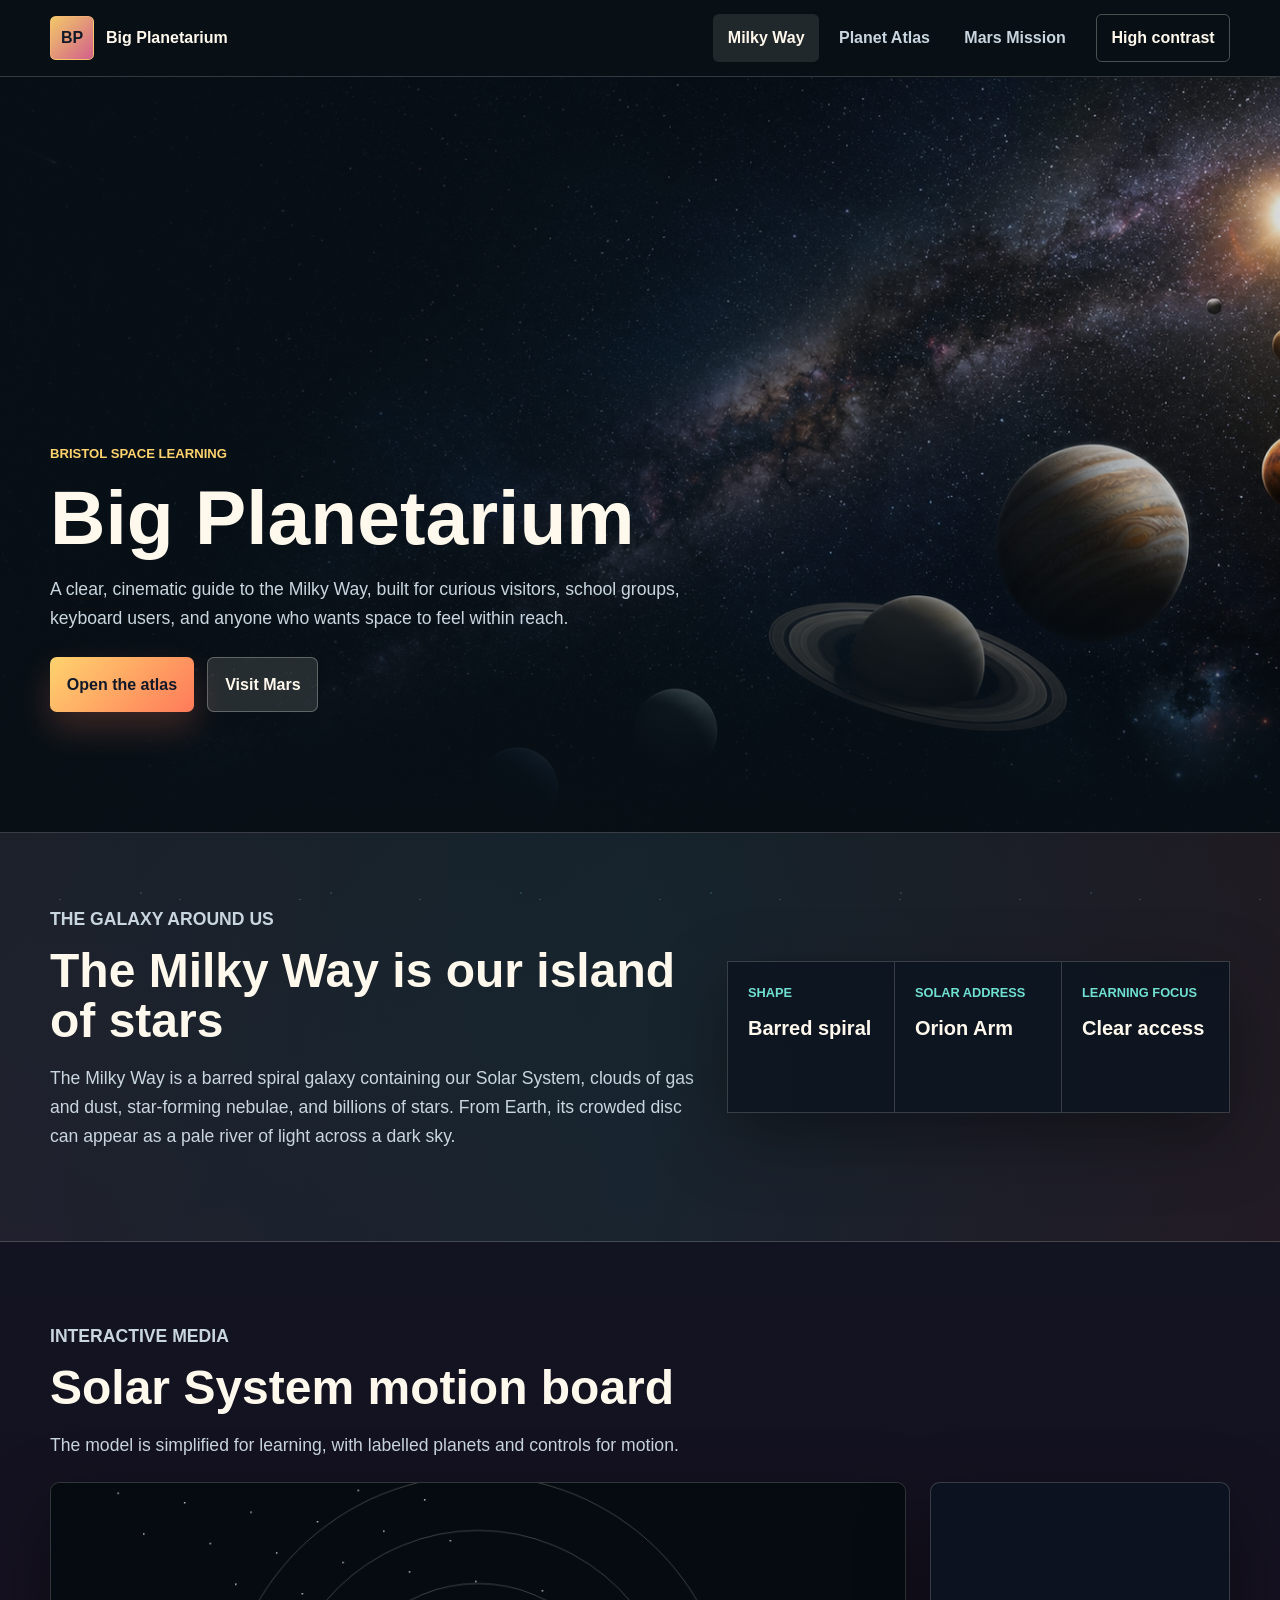
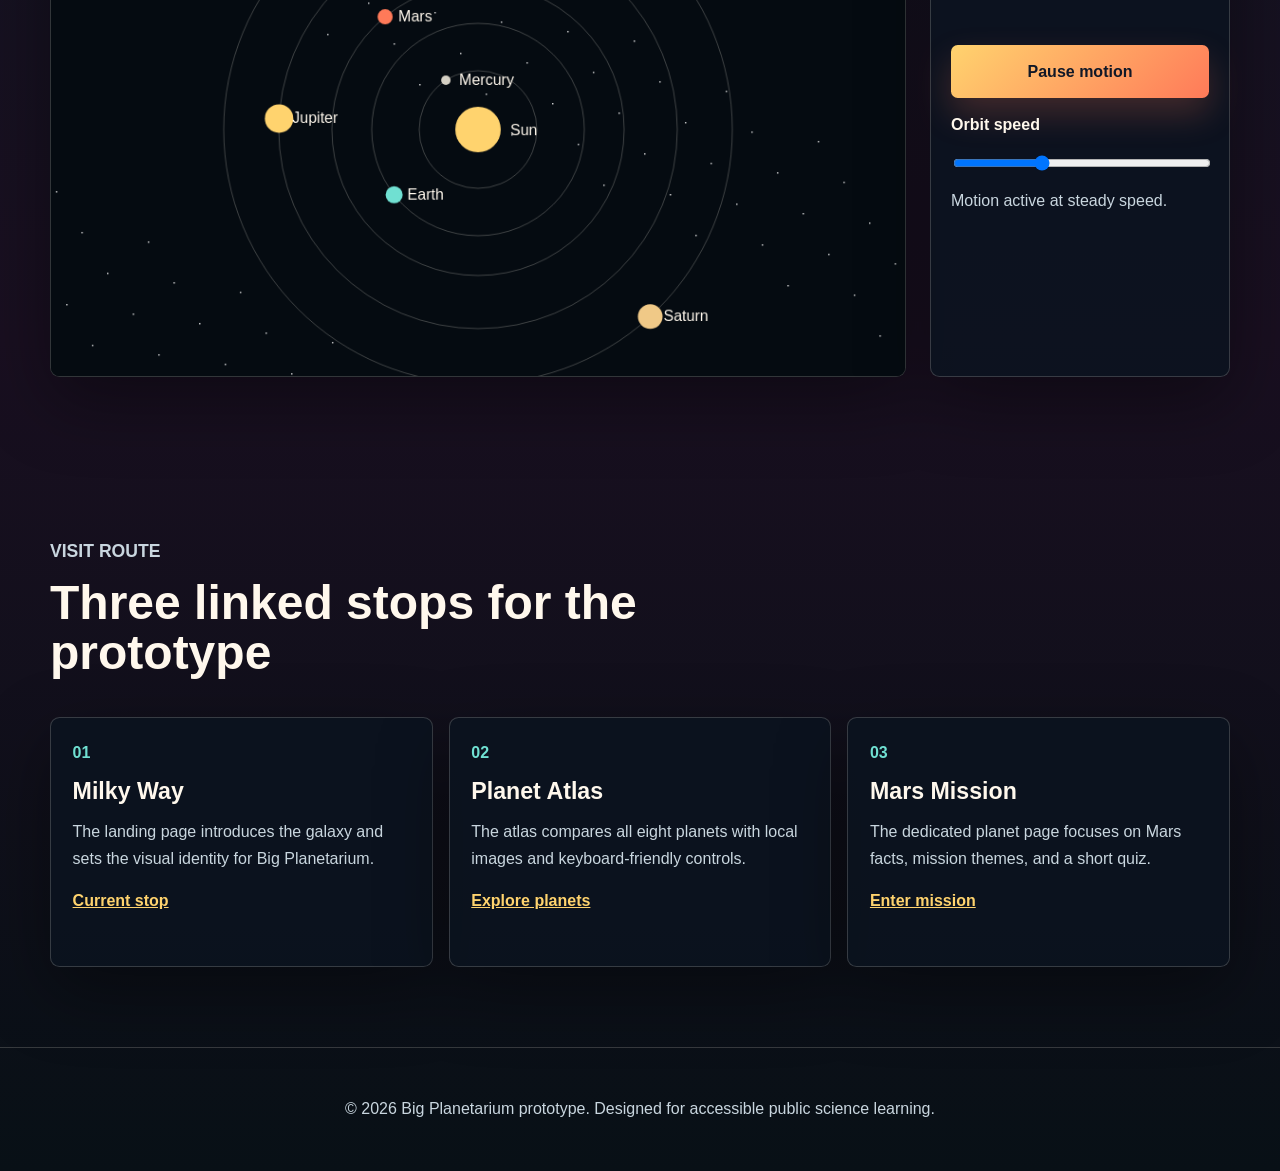
<file: index.html>
<!DOCTYPE html>
<!-- Code assistance acknowledgement: OpenAI Codex was used to help rebuild this original page from the prompt "Restart the Big Planetarium website from the beginning with a stylish accessible design." -->
<html lang="en">
<head>
    <meta charset="UTF-8">
    <meta name="viewport" content="width=device-width, initial-scale=1.0">
    <meta name="description" content="Big Planetarium, an accessible educational website about the Milky Way and the planets.">
    <title>Big Planetarium | Milky Way Observatory</title>
    <link rel="stylesheet" href="css/styles.css">
</head>
<body>
    <a class="skip-link" href="#main">Skip to main content</a>

    <header class="site-header">
        <nav class="nav-shell" aria-label="Main navigation">
            <a class="brand" href="index.html" aria-label="Big Planetarium home">
                <span class="brand-mark" aria-hidden="true">BP</span>
                <span>Big Planetarium</span>
            </a>

            <button class="nav-toggle" type="button" aria-expanded="false" aria-controls="site-menu">
                <span class="sr-only">Toggle navigation</span>
                <span aria-hidden="true"></span>
                <span aria-hidden="true"></span>
                <span aria-hidden="true"></span>
            </button>

            <ul class="site-menu" id="site-menu">
                <li><a href="index.html" aria-current="page">Milky Way</a></li>
                <li><a href="planets.html">Planet Atlas</a></li>
                <li><a href="mars.html">Mars Mission</a></li>
            </ul>

            <button class="mode-toggle" type="button" aria-pressed="false">High contrast</button>
        </nav>
    </header>

    <main id="main" tabindex="-1">
        <section class="hero" aria-labelledby="page-title">
            <img class="hero-media" src="assets/images/hero-space.png" alt="A colourful deep space scene filled with stars, nebula clouds, and distant planets.">
            <div class="hero-copy">
                <p class="kicker">Bristol space learning</p>
                <h1 id="page-title">Big Planetarium</h1>
                <p class="hero-lede">A clear, cinematic guide to the Milky Way, built for curious visitors, school groups, keyboard users, and anyone who wants space to feel within reach.</p>
                <div class="hero-actions" aria-label="Primary actions">
                    <a class="button" href="planets.html">Open the atlas</a>
                    <a class="button button-quiet" href="mars.html">Visit Mars</a>
                </div>
            </div>
        </section>

        <section class="overview-band" aria-labelledby="overview-title">
            <div class="section-wrap overview-grid">
                <div>
                    <p class="kicker">The galaxy around us</p>
                    <h2 id="overview-title">The Milky Way is our island of stars</h2>
                    <p>The Milky Way is a barred spiral galaxy containing our Solar System, clouds of gas and dust, star-forming nebulae, and billions of stars. From Earth, its crowded disc can appear as a pale river of light across a dark sky.</p>
                </div>
                <dl class="stat-strip" aria-label="Milky Way facts">
                    <div>
                        <dt>Shape</dt>
                        <dd>Barred spiral</dd>
                    </div>
                    <div>
                        <dt>Solar address</dt>
                        <dd>Orion Arm</dd>
                    </div>
                    <div>
                        <dt>Learning focus</dt>
                        <dd>Clear access</dd>
                    </div>
                </dl>
            </div>
        </section>

        <section class="section-wrap observatory" aria-labelledby="observatory-title">
            <div class="section-heading">
                <p class="kicker">Interactive media</p>
                <h2 id="observatory-title">Solar System motion board</h2>
                <p>The model is simplified for learning, with labelled planets and controls for motion.</p>
            </div>

            <div class="observatory-grid">
                <canvas id="orbit-canvas" width="900" height="520" role="img" aria-label="A simplified animated model showing planets moving around the Sun.">
                    Simplified Solar System model with Mercury, Earth, Mars, Jupiter, and Saturn orbiting the Sun.
                </canvas>

                <form class="control-panel" aria-label="Orbit model controls">
                    <button class="button button-full" id="motion-toggle" type="button" aria-pressed="false">Pause motion</button>
                    <label for="orbit-speed">Orbit speed</label>
                    <input id="orbit-speed" type="range" min="1" max="7" value="3">
                    <p class="status" id="orbit-status" aria-live="polite">Motion active at steady speed.</p>
                </form>
            </div>
        </section>

        <section class="section-wrap visit-grid" aria-labelledby="visit-title">
            <div class="section-heading">
                <p class="kicker">Visit route</p>
                <h2 id="visit-title">Three linked stops for the prototype</h2>
            </div>

            <article class="visit-card">
                <span class="card-number">01</span>
                <h3>Milky Way</h3>
                <p>The landing page introduces the galaxy and sets the visual identity for Big Planetarium.</p>
                <a href="index.html" aria-current="page">Current stop</a>
            </article>

            <article class="visit-card">
                <span class="card-number">02</span>
                <h3>Planet Atlas</h3>
                <p>The atlas compares all eight planets with local images and keyboard-friendly controls.</p>
                <a href="planets.html">Explore planets</a>
            </article>

            <article class="visit-card">
                <span class="card-number">03</span>
                <h3>Mars Mission</h3>
                <p>The dedicated planet page focuses on Mars facts, mission themes, and a short quiz.</p>
                <a href="mars.html">Enter mission</a>
            </article>
        </section>
    </main>

    <footer class="site-footer">
        <p>&copy; 2026 Big Planetarium prototype. Designed for accessible public science learning.</p>
    </footer>

    <script src="js/main.js"></script>
</body>
</html>
</file>
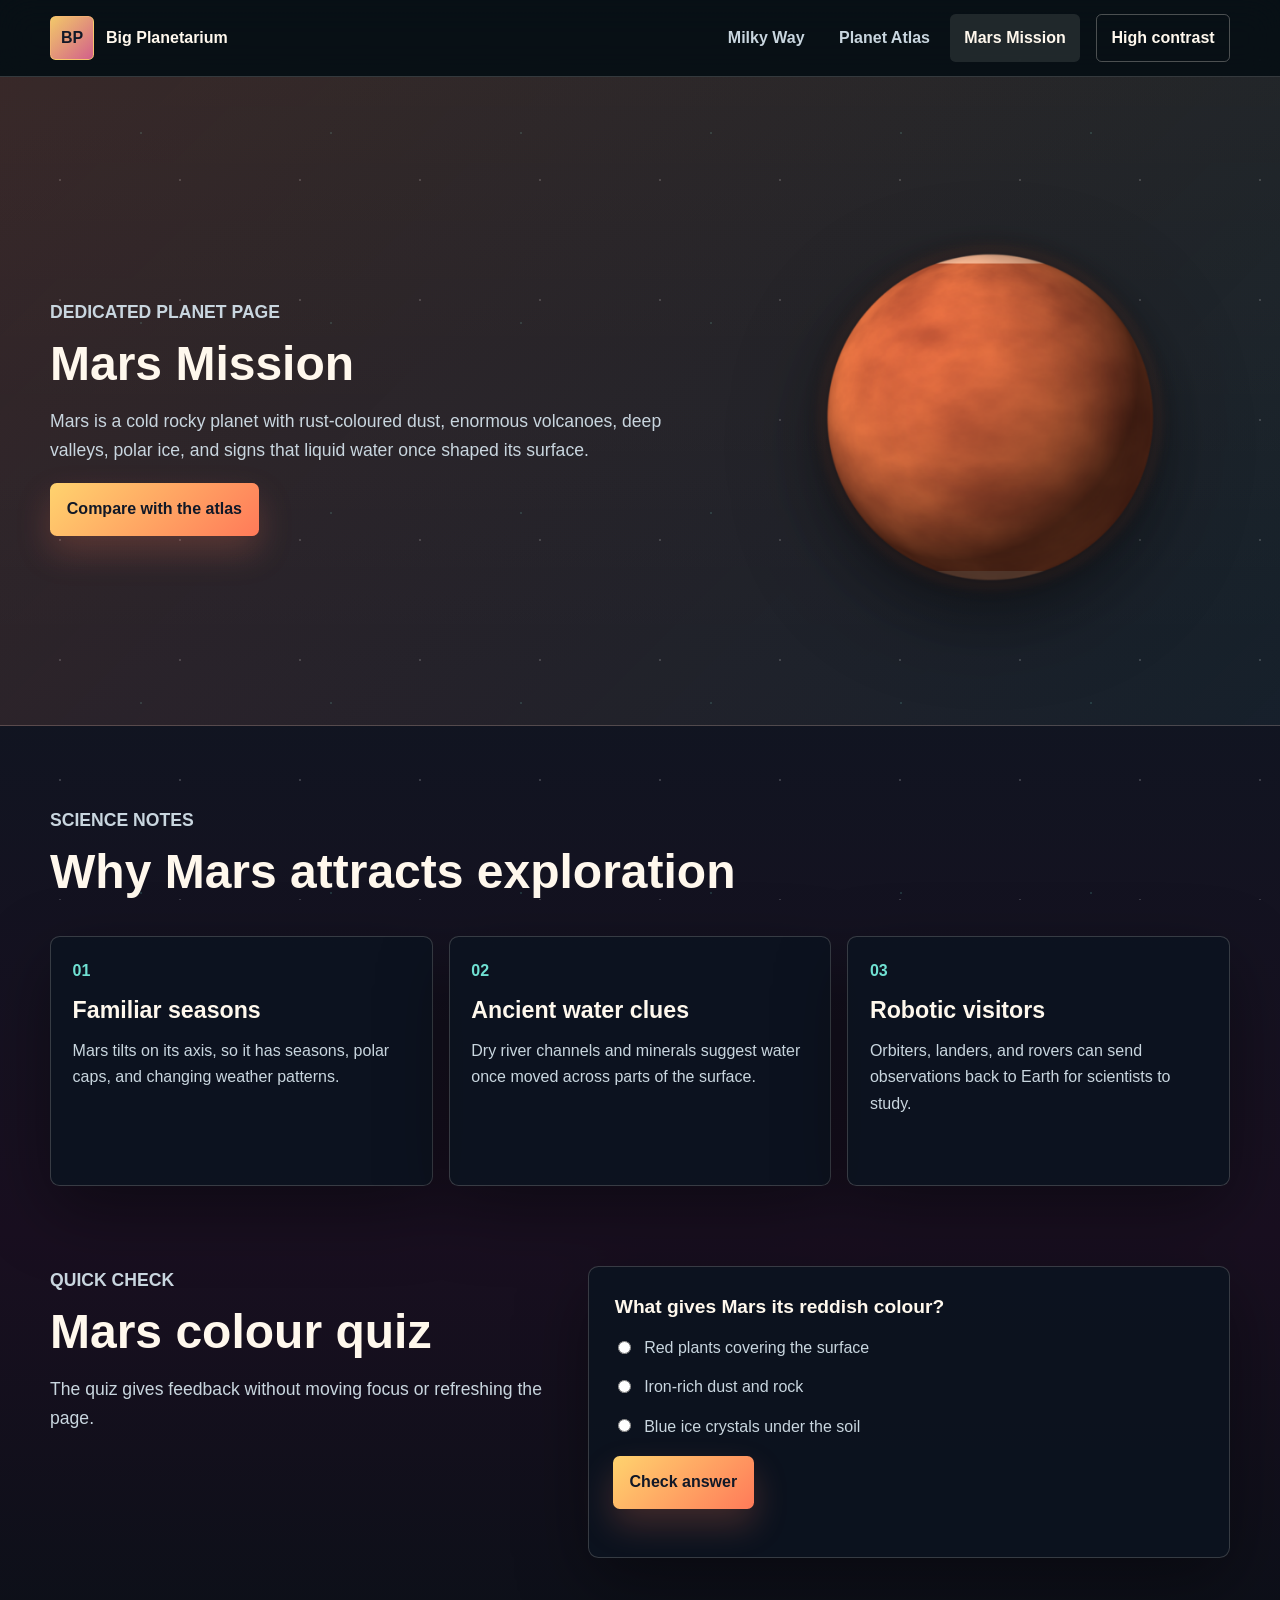
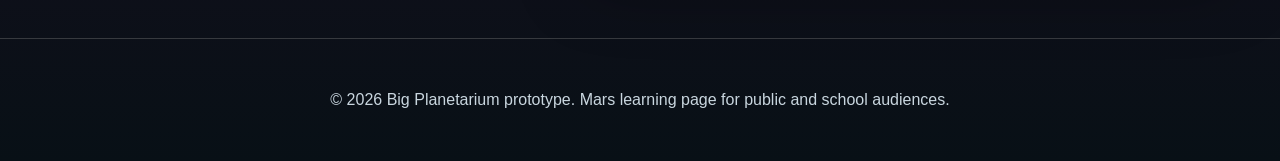
<file: mars.html>
<!DOCTYPE html>
<!-- Code assistance acknowledgement: OpenAI Codex was used to help rebuild this original page from the prompt "Restart the Big Planetarium website from the beginning with a stylish accessible design." -->
<html lang="en">
<head>
    <meta charset="UTF-8">
    <meta name="viewport" content="width=device-width, initial-scale=1.0">
    <meta name="description" content="Accessible dedicated Mars page with science facts and an interactive quiz.">
    <title>Big Planetarium | Mars Mission</title>
    <link rel="stylesheet" href="css/styles.css">
</head>
<body>
    <a class="skip-link" href="#main">Skip to main content</a>

    <header class="site-header">
        <nav class="nav-shell" aria-label="Main navigation">
            <a class="brand" href="index.html" aria-label="Big Planetarium home">
                <span class="brand-mark" aria-hidden="true">BP</span>
                <span>Big Planetarium</span>
            </a>

            <button class="nav-toggle" type="button" aria-expanded="false" aria-controls="site-menu">
                <span class="sr-only">Toggle navigation</span>
                <span aria-hidden="true"></span>
                <span aria-hidden="true"></span>
                <span aria-hidden="true"></span>
            </button>

            <ul class="site-menu" id="site-menu">
                <li><a href="index.html">Milky Way</a></li>
                <li><a href="planets.html">Planet Atlas</a></li>
                <li><a href="mars.html" aria-current="page">Mars Mission</a></li>
            </ul>

            <button class="mode-toggle" type="button" aria-pressed="false">High contrast</button>
        </nav>
    </header>

    <main id="main" class="page-main" tabindex="-1">
        <section class="mission-hero" aria-labelledby="page-title">
            <div class="section-wrap mission-grid">
                <div>
                    <p class="kicker">Dedicated planet page</p>
                    <h1 id="page-title">Mars Mission</h1>
                    <p>Mars is a cold rocky planet with rust-coloured dust, enormous volcanoes, deep valleys, polar ice, and signs that liquid water once shaped its surface.</p>
                    <a class="button" href="planets.html">Compare with the atlas</a>
                </div>
                <div class="mars-orb">
                    <img src="assets/images/mars.png" alt="Illustration of Mars as a rust-red rocky planet with lighter surface markings.">
                </div>
            </div>
        </section>

        <section class="section-wrap mission-notes" aria-labelledby="notes-title">
            <div class="section-heading">
                <p class="kicker">Science notes</p>
                <h2 id="notes-title">Why Mars attracts exploration</h2>
            </div>

            <article>
                <span class="card-number">01</span>
                <h3>Familiar seasons</h3>
                <p>Mars tilts on its axis, so it has seasons, polar caps, and changing weather patterns.</p>
            </article>

            <article>
                <span class="card-number">02</span>
                <h3>Ancient water clues</h3>
                <p>Dry river channels and minerals suggest water once moved across parts of the surface.</p>
            </article>

            <article>
                <span class="card-number">03</span>
                <h3>Robotic visitors</h3>
                <p>Orbiters, landers, and rovers can send observations back to Earth for scientists to study.</p>
            </article>
        </section>

        <section class="section-wrap quiz-layout" aria-labelledby="quiz-title">
            <div>
                <p class="kicker">Quick check</p>
                <h2 id="quiz-title">Mars colour quiz</h2>
                <p>The quiz gives feedback without moving focus or refreshing the page.</p>
            </div>

            <form class="quiz-card" id="mars-quiz">
                <fieldset>
                    <legend>What gives Mars its reddish colour?</legend>
                    <label>
                        <input type="radio" name="mars-colour" value="plants">
                        Red plants covering the surface
                    </label>
                    <label>
                        <input type="radio" name="mars-colour" value="iron">
                        Iron-rich dust and rock
                    </label>
                    <label>
                        <input type="radio" name="mars-colour" value="ice">
                        Blue ice crystals under the soil
                    </label>
                </fieldset>

                <button class="button" type="submit">Check answer</button>
                <p class="status" id="quiz-result" aria-live="polite"></p>
            </form>
        </section>
    </main>

    <footer class="site-footer">
        <p>&copy; 2026 Big Planetarium prototype. Mars learning page for public and school audiences.</p>
    </footer>

    <script src="js/main.js"></script>
</body>
</html>
</file>
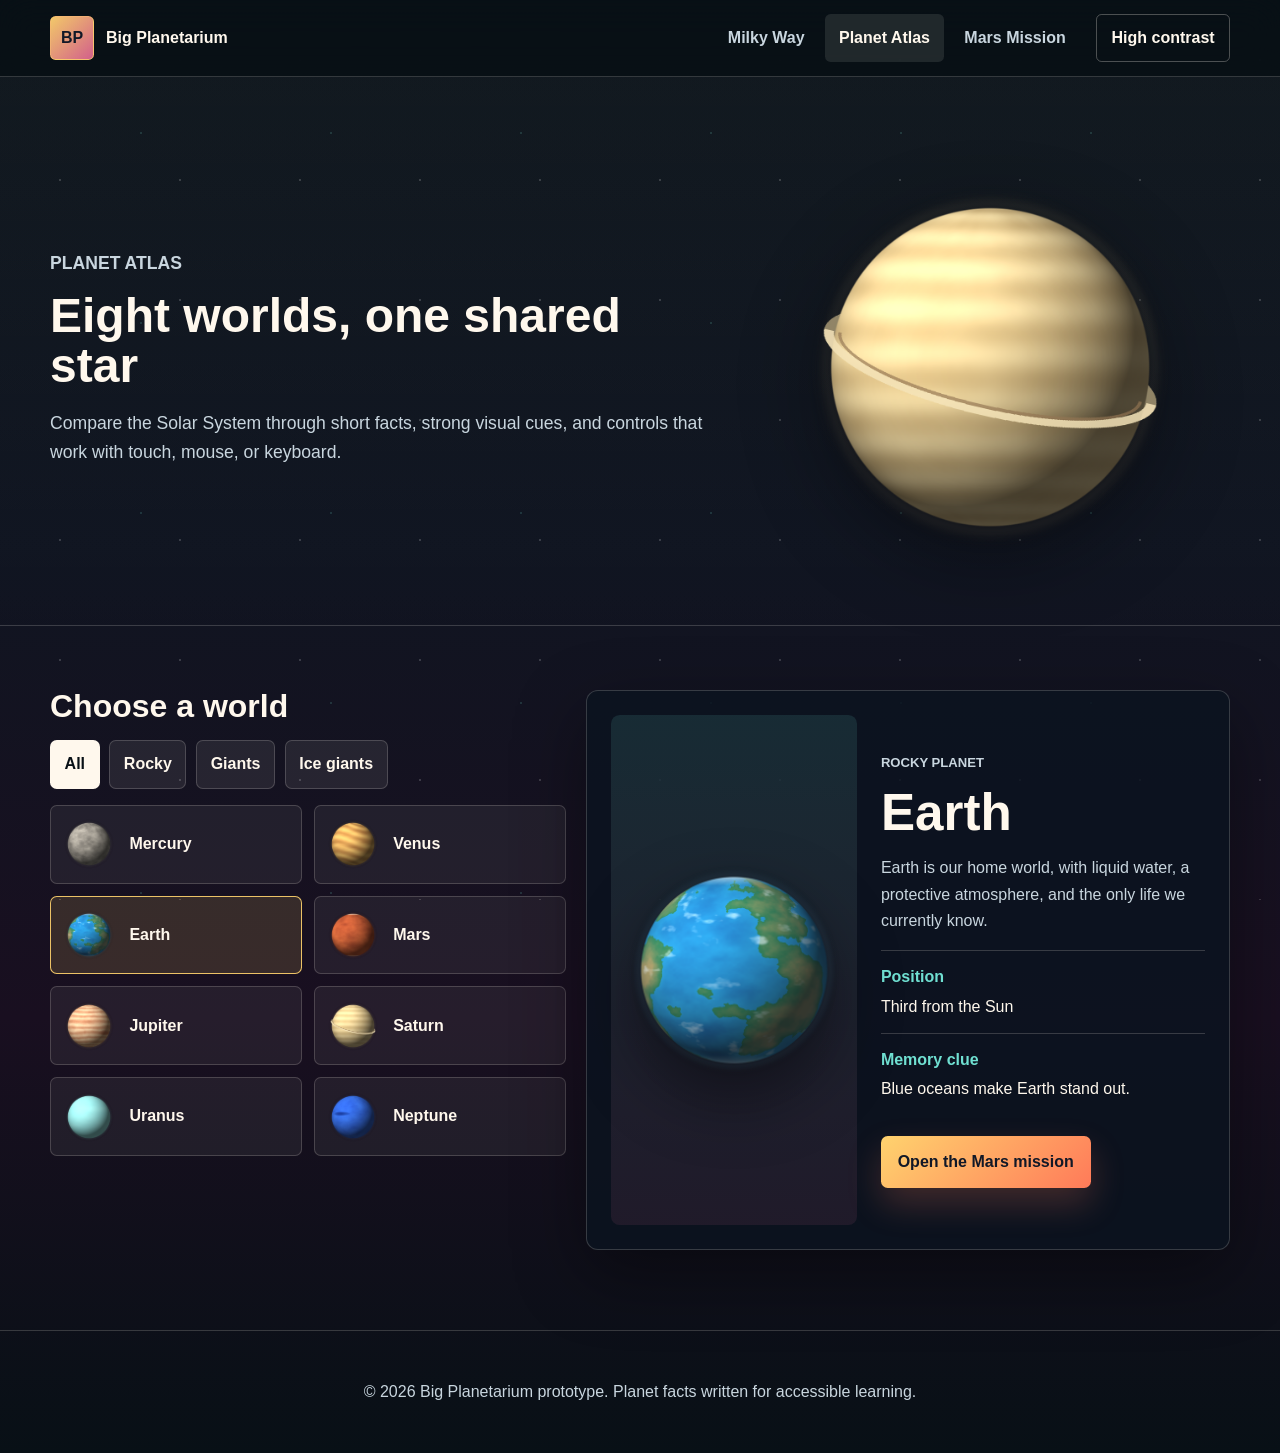
<file: planets.html>
<!DOCTYPE html>
<!-- Code assistance acknowledgement: OpenAI Codex was used to help rebuild this original page from the prompt "Restart the Big Planetarium website from the beginning with a stylish accessible design." -->
<html lang="en">
<head>
    <meta charset="UTF-8">
    <meta name="viewport" content="width=device-width, initial-scale=1.0">
    <meta name="description" content="Accessible interactive atlas for comparing the eight planets in the Solar System.">
    <title>Big Planetarium | Planet Atlas</title>
    <link rel="stylesheet" href="css/styles.css">
</head>
<body>
    <a class="skip-link" href="#main">Skip to main content</a>

    <header class="site-header">
        <nav class="nav-shell" aria-label="Main navigation">
            <a class="brand" href="index.html" aria-label="Big Planetarium home">
                <span class="brand-mark" aria-hidden="true">BP</span>
                <span>Big Planetarium</span>
            </a>

            <button class="nav-toggle" type="button" aria-expanded="false" aria-controls="site-menu">
                <span class="sr-only">Toggle navigation</span>
                <span aria-hidden="true"></span>
                <span aria-hidden="true"></span>
                <span aria-hidden="true"></span>
            </button>

            <ul class="site-menu" id="site-menu">
                <li><a href="index.html">Milky Way</a></li>
                <li><a href="planets.html" aria-current="page">Planet Atlas</a></li>
                <li><a href="mars.html">Mars Mission</a></li>
            </ul>

            <button class="mode-toggle" type="button" aria-pressed="false">High contrast</button>
        </nav>
    </header>

    <main id="main" class="page-main" tabindex="-1">
        <section class="page-hero atlas-hero" aria-labelledby="page-title">
            <div class="section-wrap page-hero-grid">
                <div>
                    <p class="kicker">Planet Atlas</p>
                    <h1 id="page-title">Eight worlds, one shared star</h1>
                    <p>Compare the Solar System through short facts, strong visual cues, and controls that work with touch, mouse, or keyboard.</p>
                </div>
                <img src="assets/images/saturn.png" alt="Illustration of Saturn with bright rings and pale golden bands.">
            </div>
        </section>

        <section class="section-wrap atlas-layout" aria-labelledby="atlas-title">
            <div class="atlas-tools">
                <h2 id="atlas-title">Choose a world</h2>
                <div class="filter-group" role="group" aria-label="Filter planets by type">
                    <button class="chip is-active" type="button" data-filter="all" aria-pressed="true">All</button>
                    <button class="chip" type="button" data-filter="rocky" aria-pressed="false">Rocky</button>
                    <button class="chip" type="button" data-filter="giant" aria-pressed="false">Giants</button>
                    <button class="chip" type="button" data-filter="ice" aria-pressed="false">Ice giants</button>
                </div>
                <div class="planet-grid" role="list" aria-label="Planet choices">
                    <button class="planet-tile" type="button" data-planet="mercury" data-kind="rocky" aria-pressed="false">
                        <img src="assets/images/mercury.png" alt="">
                        <span>Mercury</span>
                    </button>
                    <button class="planet-tile" type="button" data-planet="venus" data-kind="rocky" aria-pressed="false">
                        <img src="assets/images/venus.png" alt="">
                        <span>Venus</span>
                    </button>
                    <button class="planet-tile is-selected" type="button" data-planet="earth" data-kind="rocky" aria-pressed="true">
                        <img src="assets/images/earth.png" alt="">
                        <span>Earth</span>
                    </button>
                    <button class="planet-tile" type="button" data-planet="mars" data-kind="rocky" aria-pressed="false">
                        <img src="assets/images/mars.png" alt="">
                        <span>Mars</span>
                    </button>
                    <button class="planet-tile" type="button" data-planet="jupiter" data-kind="giant" aria-pressed="false">
                        <img src="assets/images/jupiter.png" alt="">
                        <span>Jupiter</span>
                    </button>
                    <button class="planet-tile" type="button" data-planet="saturn" data-kind="giant" aria-pressed="false">
                        <img src="assets/images/saturn.png" alt="">
                        <span>Saturn</span>
                    </button>
                    <button class="planet-tile" type="button" data-planet="uranus" data-kind="ice" aria-pressed="false">
                        <img src="assets/images/uranus.png" alt="">
                        <span>Uranus</span>
                    </button>
                    <button class="planet-tile" type="button" data-planet="neptune" data-kind="ice" aria-pressed="false">
                        <img src="assets/images/neptune.png" alt="">
                        <span>Neptune</span>
                    </button>
                </div>
            </div>

            <article class="planet-feature" aria-labelledby="planet-name" aria-describedby="planet-summary" aria-live="polite">
                <div class="planet-image-frame">
                    <img id="planet-image" src="assets/images/earth.png" alt="Illustration of Earth with blue oceans, green land, and white cloud markings.">
                </div>
                <div class="planet-copy">
                    <p class="kicker" id="planet-family">Rocky planet</p>
                    <h2 id="planet-name">Earth</h2>
                    <p id="planet-summary">Earth is our home world, with liquid water, a protective atmosphere, and the only life we currently know.</p>
                    <dl class="detail-list">
                        <div>
                            <dt>Position</dt>
                            <dd id="planet-position">Third from the Sun</dd>
                        </div>
                        <div>
                            <dt>Memory clue</dt>
                            <dd id="planet-clue">Blue oceans make Earth stand out.</dd>
                        </div>
                    </dl>
                    <a class="button" href="mars.html">Open the Mars mission</a>
                </div>
            </article>
        </section>
    </main>

    <footer class="site-footer">
        <p>&copy; 2026 Big Planetarium prototype. Planet facts written for accessible learning.</p>
    </footer>

    <script src="js/main.js"></script>
</body>
</html>
</file>
<file: css/styles.css>
/* Code assistance acknowledgement: OpenAI Codex was used to draft and refine this original stylesheet from the prompt "Restart the Big Planetarium website from the beginning with a stylish accessible design." */
:root {
    --ink: #081016;
    --ink-2: #111827;
    --paper: #fff8ed;
    --text: #f9fbff;
    --muted: #c9d6df;
    --line: rgba(255, 248, 237, 0.18);
    --panel: rgba(11, 20, 31, 0.84);
    --panel-strong: #142536;
    --gold: #ffd36e;
    --coral: #ff7a59;
    --aqua: #70e0d2;
    --rose: #f06c9b;
    --focus: #9ffcdf;
    --shadow: 0 24px 70px rgba(0, 0, 0, 0.38);
}

* {
    box-sizing: border-box;
}

html {
    scroll-behavior: smooth;
}

body {
    margin: 0;
    color: var(--text);
    background:
        linear-gradient(180deg, #081016 0%, #101521 38%, #190f20 70%, #081016 100%);
    font-family: Arial, Helvetica, sans-serif;
    line-height: 1.65;
}

body::before {
    content: "";
    position: fixed;
    inset: 0;
    z-index: -1;
    background-image:
        radial-gradient(circle, rgba(255, 255, 255, 0.78) 0 1px, transparent 1.4px),
        radial-gradient(circle, rgba(112, 224, 210, 0.72) 0 1px, transparent 1.6px);
    background-position: 0 0, 46px 38px;
    background-size: 120px 120px, 190px 190px;
    opacity: 0.22;
}

img {
    display: block;
    max-width: 100%;
    height: auto;
}

a {
    color: inherit;
}

a:focus-visible,
button:focus-visible,
input:focus-visible,
main:focus-visible {
    outline: 4px solid var(--focus);
    outline-offset: 4px;
}

.sr-only {
    position: absolute;
    width: 1px;
    height: 1px;
    padding: 0;
    margin: -1px;
    overflow: hidden;
    clip: rect(0, 0, 0, 0);
    white-space: nowrap;
    border: 0;
}

.skip-link {
    position: absolute;
    left: 1rem;
    top: 1rem;
    z-index: 20;
    transform: translateY(-150%);
    padding: 0.75rem 1rem;
    background: var(--gold);
    color: #111827;
    font-weight: 800;
    text-decoration: none;
}

.skip-link:focus {
    transform: translateY(0);
}

/* Header controls are shared by all pages for consistent navigation. */
.site-header {
    position: sticky;
    top: 0;
    z-index: 10;
    background: rgba(8, 16, 22, 0.88);
    border-bottom: 1px solid var(--line);
    backdrop-filter: blur(18px);
}

.nav-shell {
    width: min(1180px, calc(100% - 2rem));
    min-height: 76px;
    margin: 0 auto;
    display: flex;
    align-items: center;
    gap: 1rem;
}

.brand {
    display: inline-flex;
    align-items: center;
    gap: 0.75rem;
    margin-right: auto;
    color: var(--paper);
    font-weight: 900;
    text-decoration: none;
}

.brand-mark {
    display: inline-grid;
    width: 44px;
    height: 44px;
    place-items: center;
    border: 1px solid rgba(255, 211, 110, 0.65);
    border-radius: 0.35rem;
    background: linear-gradient(135deg, rgba(255, 211, 110, 0.95), rgba(240, 108, 155, 0.88));
    color: #111827;
}

.site-menu {
    display: flex;
    align-items: center;
    gap: 0.35rem;
    margin: 0;
    padding: 0;
    list-style: none;
}

.site-menu a,
.mode-toggle {
    display: inline-flex;
    min-height: 44px;
    align-items: center;
    justify-content: center;
    border-radius: 0.35rem;
    font: inherit;
    font-weight: 800;
    text-decoration: none;
}

.site-menu a {
    padding: 0.68rem 0.9rem;
    color: var(--muted);
}

.site-menu a:hover,
.site-menu a[aria-current="page"] {
    color: var(--paper);
    background: rgba(255, 248, 237, 0.1);
}

.mode-toggle {
    border: 1px solid rgba(255, 248, 237, 0.28);
    padding: 0.64rem 0.9rem;
    background: transparent;
    color: var(--paper);
    cursor: pointer;
}

.mode-toggle[aria-pressed="true"] {
    background: var(--paper);
    color: var(--ink);
}

.nav-toggle {
    display: none;
    width: 46px;
    height: 46px;
    border: 1px solid rgba(255, 248, 237, 0.35);
    border-radius: 0.35rem;
    background: transparent;
    color: var(--paper);
    cursor: pointer;
}

.nav-toggle span:not(.sr-only) {
    display: block;
    width: 23px;
    height: 2px;
    margin: 5px auto;
    background: currentColor;
}

.hero {
    position: relative;
    min-height: 84svh;
    display: grid;
    align-items: end;
    overflow: hidden;
    border-bottom: 1px solid var(--line);
}

.hero::after {
    content: "";
    position: absolute;
    inset: 0;
    background:
        linear-gradient(90deg, rgba(8, 16, 22, 0.94) 0%, rgba(8, 16, 22, 0.72) 42%, rgba(8, 16, 22, 0.08) 100%),
        linear-gradient(0deg, rgba(8, 16, 22, 0.95) 0%, rgba(8, 16, 22, 0.08) 35%);
}

.hero-media {
    position: absolute;
    inset: 0;
    width: 100%;
    height: 100%;
    object-fit: cover;
}

.hero-copy {
    position: relative;
    z-index: 1;
    width: min(1180px, calc(100% - 2rem));
    margin: 0 auto;
    padding: 7rem 0 7.5rem;
}

.kicker {
    margin: 0 0 0.75rem;
    color: var(--gold);
    font-size: 0.82rem;
    font-weight: 900;
    letter-spacing: 0;
    text-transform: uppercase;
}

h1,
h2,
h3,
p {
    overflow-wrap: anywhere;
}

h1,
h2,
h3 {
    margin: 0;
    line-height: 1.05;
}

.hero h1 {
    max-width: 760px;
    color: var(--paper);
    font-size: 4.8rem;
}

.hero-lede,
.page-hero p,
.mission-hero p,
.section-heading p,
.overview-grid p,
.quiz-layout p {
    max-width: 700px;
    color: var(--muted);
    font-size: 1.1rem;
}

.hero-actions {
    display: flex;
    flex-wrap: wrap;
    gap: 0.85rem;
    margin-top: 1.5rem;
}

.button,
.chip,
.planet-tile {
    min-height: 44px;
    border: 0;
    border-radius: 0.42rem;
    font: inherit;
    font-weight: 900;
    cursor: pointer;
}

.button {
    display: inline-flex;
    align-items: center;
    justify-content: center;
    padding: 0.82rem 1.05rem;
    background: linear-gradient(135deg, var(--gold), var(--coral));
    color: #111827;
    text-decoration: none;
    box-shadow: 0 16px 34px rgba(255, 122, 89, 0.22);
}

.button:hover {
    transform: translateY(-1px);
}

.button-quiet {
    background: rgba(255, 248, 237, 0.12);
    color: var(--paper);
    border: 1px solid rgba(255, 248, 237, 0.28);
    box-shadow: none;
}

.button-full {
    width: 100%;
}

.section-wrap {
    width: min(1180px, calc(100% - 2rem));
    margin: 0 auto;
}

.overview-band {
    padding: 4.5rem 0;
    background: linear-gradient(90deg, rgba(255, 248, 237, 0.06), rgba(112, 224, 210, 0.08), rgba(255, 122, 89, 0.07));
    border-bottom: 1px solid var(--line);
}

.overview-grid {
    display: grid;
    grid-template-columns: minmax(0, 1fr) minmax(280px, 0.78fr);
    gap: 2rem;
    align-items: center;
}

.overview-grid h2,
.section-heading h2,
.page-hero h1,
.mission-hero h1,
.quiz-layout h2 {
    max-width: 760px;
    color: var(--paper);
    font-size: 3rem;
}

.stat-strip,
.control-panel,
.planet-feature,
.quiz-card,
.visit-card,
.mission-notes article {
    border: 1px solid var(--line);
    background: var(--panel);
    box-shadow: var(--shadow);
}

.stat-strip {
    display: grid;
    grid-template-columns: repeat(3, 1fr);
    margin: 0;
}

.stat-strip div {
    min-height: 150px;
    padding: 1.25rem;
    border-right: 1px solid var(--line);
}

.stat-strip div:last-child {
    border-right: 0;
}

.stat-strip dt {
    color: var(--aqua);
    font-size: 0.8rem;
    font-weight: 900;
    text-transform: uppercase;
}

.stat-strip dd {
    margin: 0.55rem 0 0;
    color: var(--paper);
    font-size: 1.25rem;
    font-weight: 900;
}

.observatory {
    padding: 5rem 0;
}

.section-heading {
    margin-bottom: 1.4rem;
}

.observatory-grid {
    display: grid;
    grid-template-columns: minmax(0, 1fr) 300px;
    gap: 1.5rem;
    align-items: stretch;
}

#orbit-canvas {
    width: 100%;
    aspect-ratio: 45 / 26;
    height: auto;
    border: 1px solid var(--line);
    border-radius: 0.6rem;
    background: #050b11;
    box-shadow: var(--shadow);
}

.control-panel {
    display: grid;
    align-content: center;
    gap: 0.9rem;
    padding: 1.25rem;
    border-radius: 0.6rem;
}

.control-panel label {
    color: var(--paper);
    font-weight: 900;
}

.control-panel input {
    width: 100%;
}

.status {
    min-height: 1.5rem;
    margin: 0;
    color: var(--muted);
}

.visit-grid,
.mission-notes {
    display: grid;
    grid-template-columns: repeat(3, 1fr);
    gap: 1rem;
    padding: 5rem 0;
}

.visit-grid .section-heading,
.mission-notes .section-heading {
    grid-column: 1 / -1;
}

.visit-card,
.mission-notes article {
    min-height: 250px;
    padding: 1.35rem;
    border-radius: 0.6rem;
}

.visit-card h3,
.mission-notes h3 {
    margin-top: 0.8rem;
    color: var(--paper);
    font-size: 1.45rem;
}

.visit-card p,
.mission-notes p {
    color: var(--muted);
}

.visit-card a {
    color: var(--gold);
    font-weight: 900;
}

.card-number {
    color: var(--aqua);
    font-weight: 900;
}

.page-main {
    background: linear-gradient(180deg, rgba(255, 248, 237, 0.04), transparent 36rem);
}

.page-hero,
.mission-hero {
    padding: 5rem 0 3rem;
    border-bottom: 1px solid var(--line);
}

.page-hero-grid,
.mission-grid {
    display: grid;
    grid-template-columns: minmax(0, 1fr) minmax(260px, 0.72fr);
    gap: 2rem;
    align-items: center;
}

.page-hero img {
    width: min(420px, 100%);
    justify-self: center;
    filter: drop-shadow(0 24px 42px rgba(0, 0, 0, 0.42));
}

.atlas-layout {
    display: grid;
    grid-template-columns: minmax(300px, 0.8fr) minmax(0, 1fr);
    gap: 1.25rem;
    padding: 4rem 0 5rem;
    align-items: start;
}

.atlas-tools h2 {
    margin-bottom: 1rem;
    color: var(--paper);
    font-size: 2rem;
}

.filter-group {
    display: flex;
    flex-wrap: wrap;
    gap: 0.6rem;
    margin-bottom: 1rem;
}

.chip {
    padding: 0.65rem 0.85rem;
    border: 1px solid var(--line);
    background: rgba(255, 248, 237, 0.08);
    color: var(--paper);
}

.chip.is-active {
    background: var(--paper);
    color: var(--ink);
}

.planet-grid {
    display: grid;
    grid-template-columns: repeat(2, minmax(0, 1fr));
    gap: 0.75rem;
}

.planet-tile {
    display: grid;
    grid-template-columns: 56px minmax(0, 1fr);
    align-items: center;
    gap: 0.75rem;
    min-height: 78px;
    padding: 0.65rem;
    border: 1px solid var(--line);
    background: rgba(255, 248, 237, 0.06);
    color: var(--paper);
    text-align: left;
}

.planet-tile img {
    width: 56px;
    height: 56px;
    object-fit: contain;
}

.planet-tile.is-selected {
    border-color: rgba(255, 211, 110, 0.9);
    background: rgba(255, 211, 110, 0.14);
}

.planet-tile[hidden] {
    display: none;
}

.planet-feature {
    display: grid;
    grid-template-columns: minmax(220px, 0.76fr) minmax(0, 1fr);
    gap: 1.5rem;
    min-height: 560px;
    padding: 1.5rem;
    border-radius: 0.75rem;
}

.planet-image-frame {
    display: grid;
    place-items: center;
    border-radius: 0.55rem;
    background: linear-gradient(180deg, rgba(112, 224, 210, 0.12), rgba(240, 108, 155, 0.09));
}

.planet-image-frame img {
    max-height: 390px;
    object-fit: contain;
    filter: drop-shadow(0 28px 36px rgba(0, 0, 0, 0.48));
}

.planet-copy {
    align-self: center;
}

.planet-copy h2 {
    color: var(--paper);
    font-size: 3.2rem;
}

.planet-copy p {
    color: var(--muted);
}

.detail-list {
    margin: 1rem 0 1.25rem;
}

.detail-list div {
    padding: 0.8rem 0;
    border-top: 1px solid var(--line);
}

.detail-list dt {
    color: var(--aqua);
    font-weight: 900;
}

.detail-list dd {
    margin: 0.2rem 0 0;
    color: var(--paper);
}

.mission-hero {
    background: linear-gradient(135deg, rgba(255, 122, 89, 0.16), rgba(112, 224, 210, 0.06));
}

.mission-grid {
    min-height: 520px;
}

.mars-orb {
    display: grid;
    place-items: center;
}

.mars-orb img {
    width: min(430px, 100%);
    filter: drop-shadow(0 28px 42px rgba(0, 0, 0, 0.5));
}

.quiz-layout {
    display: grid;
    grid-template-columns: minmax(0, 0.8fr) minmax(300px, 1fr);
    gap: 1.5rem;
    padding: 0 0 5rem;
    align-items: start;
}

.quiz-card {
    padding: 1.5rem;
    border-radius: 0.65rem;
}

fieldset {
    display: grid;
    gap: 0.8rem;
    margin: 0 0 1rem;
    padding: 0;
    border: 0;
}

legend {
    margin-bottom: 0.8rem;
    color: var(--paper);
    font-size: 1.2rem;
    font-weight: 900;
}

label {
    display: flex;
    gap: 0.65rem;
    align-items: flex-start;
    color: var(--muted);
}

label input {
    margin-top: 0.35rem;
}

.site-footer {
    padding: 2rem 1rem;
    border-top: 1px solid var(--line);
    color: var(--muted);
    text-align: center;
}

body.high-contrast {
    --ink: #000000;
    --ink-2: #000000;
    --paper: #ffffff;
    --text: #ffffff;
    --muted: #ffffff;
    --line: #ffffff;
    --panel: #000000;
    --panel-strong: #000000;
    --gold: #ffff00;
    --coral: #ffffff;
    --aqua: #00ffff;
    --rose: #ffffff;
    --focus: #00ffff;
    background: #000000;
}

body.high-contrast .hero::after,
body.high-contrast .overview-band,
body.high-contrast .mission-hero {
    background: rgba(0, 0, 0, 0.72);
}

body.high-contrast .button,
body.high-contrast .chip.is-active {
    border: 2px solid #ffffff;
    background: #ffff00;
    color: #000000;
}

@media (max-width: 900px) {
    .nav-toggle {
        display: block;
    }

    .site-menu {
        position: absolute;
        left: 1rem;
        right: 1rem;
        top: 76px;
        display: none;
        flex-direction: column;
        align-items: stretch;
        padding: 0.75rem;
        border: 1px solid var(--line);
        border-radius: 0.5rem;
        background: var(--panel-strong);
    }

    .site-menu.is-open {
        display: flex;
    }

    .mode-toggle {
        margin-left: 0;
    }

    .hero h1 {
        font-size: 3.4rem;
    }

    .overview-grid,
    .observatory-grid,
    .page-hero-grid,
    .mission-grid,
    .atlas-layout,
    .planet-feature,
    .quiz-layout {
        grid-template-columns: 1fr;
    }

    .visit-grid,
    .mission-notes {
        grid-template-columns: 1fr;
    }

    .stat-strip {
        grid-template-columns: 1fr;
    }

    .stat-strip div {
        min-height: auto;
        border-right: 0;
        border-bottom: 1px solid var(--line);
    }

    .stat-strip div:last-child {
        border-bottom: 0;
    }
}

@media (max-width: 560px) {
    .nav-shell {
        width: min(100% - 1rem, 1180px);
        gap: 0.5rem;
    }

    .brand span:last-child {
        display: none;
    }

    .hero {
        min-height: 78svh;
    }

    .hero-copy {
        padding: 4.5rem 0 5rem;
    }

    .hero h1,
    .page-hero h1,
    .mission-hero h1,
    .overview-grid h2,
    .section-heading h2,
    .quiz-layout h2,
    .planet-copy h2 {
        font-size: 2.45rem;
    }

    .planet-grid {
        grid-template-columns: 1fr;
    }
}

@media (prefers-reduced-motion: reduce) {
    *,
    *::before,
    *::after {
        animation-duration: 0.001ms !important;
        animation-iteration-count: 1 !important;
        scroll-behavior: auto !important;
        transition-duration: 0.001ms !important;
    }
}

@media (forced-colors: active) {
    .button,
    .chip,
    .planet-tile,
    .mode-toggle,
    .nav-toggle,
    .site-menu a {
        border: 1px solid ButtonText;
    }

    .hero::after {
        background: Canvas;
    }
}
</file>
